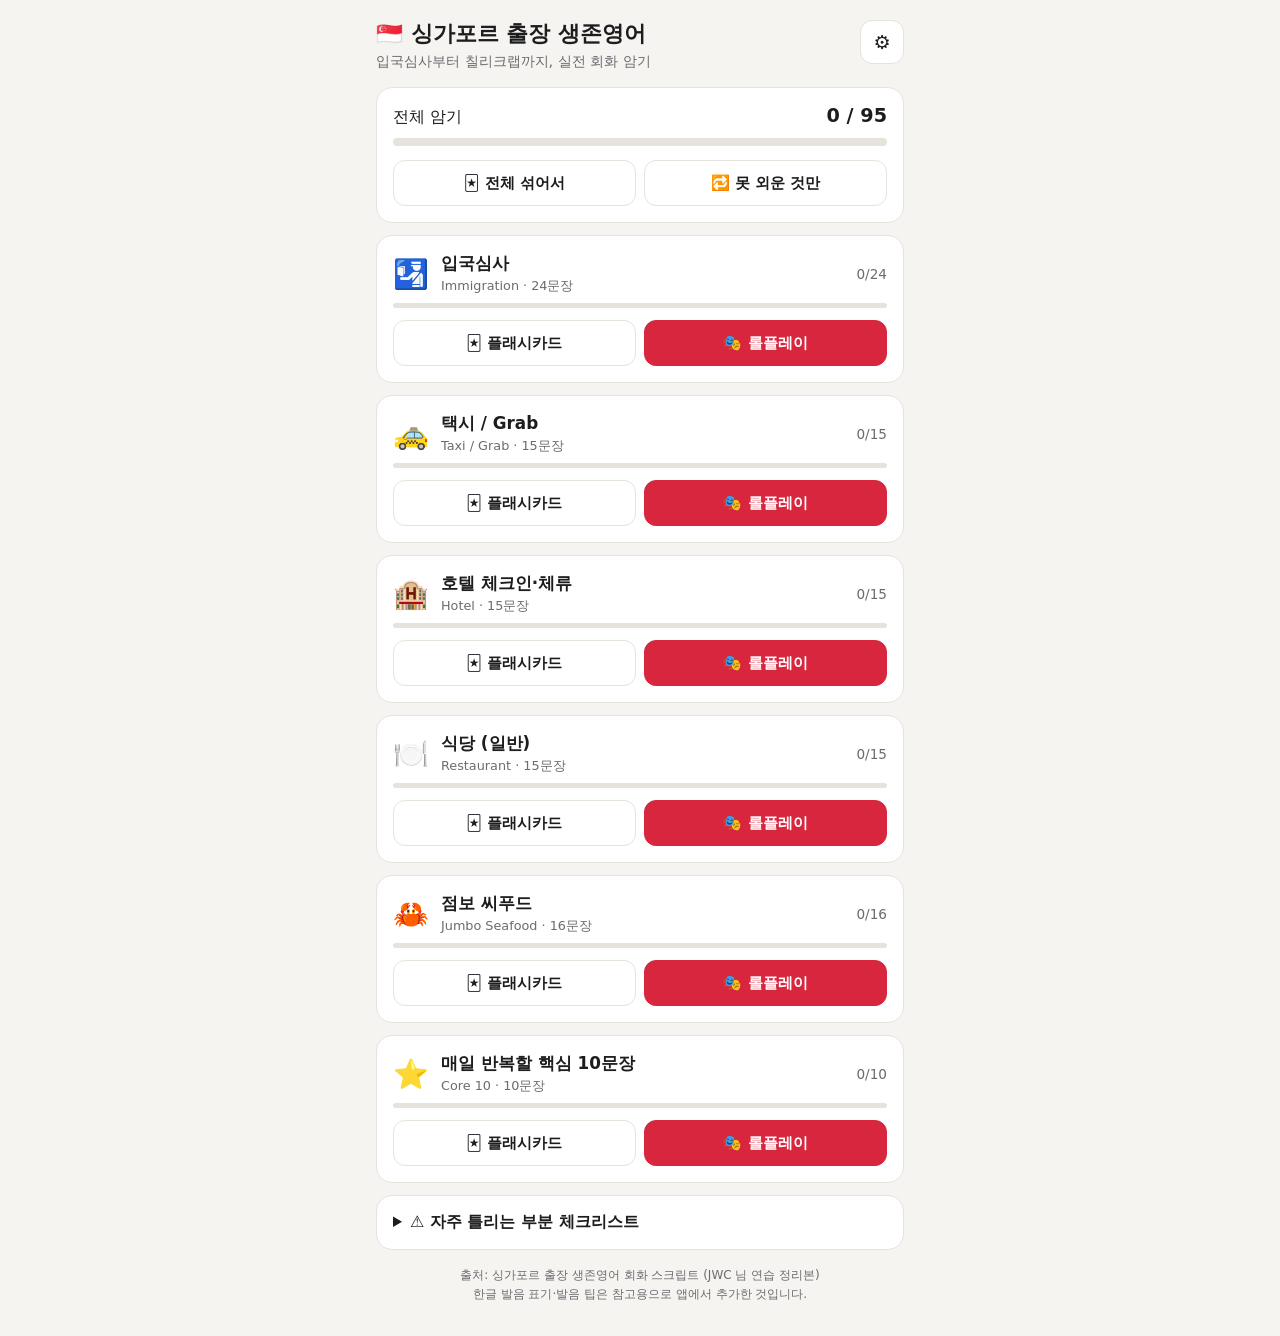
<file: sg-english/index.html>
<!DOCTYPE html>
<html lang="ko">
<head>
  <meta charset="UTF-8">
  <meta name="viewport" content="width=device-width, initial-scale=1.0, viewport-fit=cover">
  <title>싱가포르 출장영어</title>
  <meta name="description" content="싱가포르 출장 생존영어 회화 암기 — 플래시카드와 실전 롤플레이, 원어민 음성·녹음·발음 채점">
  <meta name="theme-color" content="#d7263d">
  <meta name="apple-mobile-web-app-capable" content="yes">
  <meta name="mobile-web-app-capable" content="yes">
  <meta name="apple-mobile-web-app-status-bar-style" content="default">
  <meta name="apple-mobile-web-app-title" content="SG 영어">
  <link rel="manifest" href="manifest.webmanifest">
  <link rel="icon" href="icons/icon.svg" type="image/svg+xml">
  <link rel="apple-touch-icon" href="icons/icon-192.png">
  <link rel="stylesheet" href="css/styles.css">
</head>
<body>
  <main id="app" class="wrap"></main>
  <div id="toast" class="toast" role="status" aria-live="polite"></div>
  <script src="js/data.js"></script>
  <script src="js/speech.js"></script>
  <script src="js/app.js"></script>
</body>
</html>
</file>
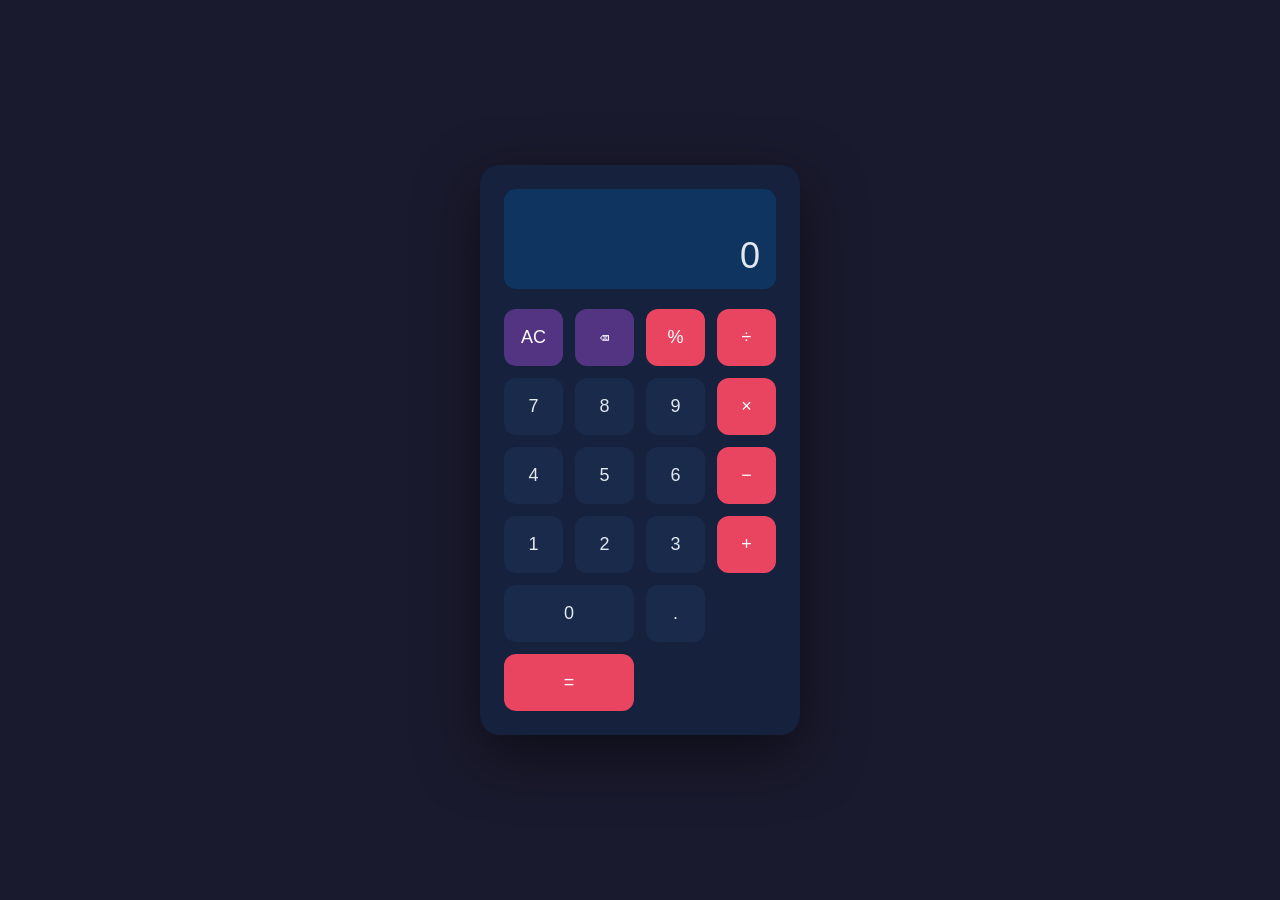
<file: output-style-test/calculator.html>
<!DOCTYPE html>
<html lang="ko">
<head>
  <meta charset="UTF-8">
  <meta name="viewport" content="width=device-width, initial-scale=1.0">
  <title>계산기</title>
  <style>
    * { box-sizing: border-box; margin: 0; padding: 0; }

    body {
      display: flex;
      justify-content: center;
      align-items: center;
      min-height: 100vh;
      background: #1a1a2e;
      font-family: 'Segoe UI', sans-serif;
    }

    .calculator {
      background: #16213e;
      border-radius: 20px;
      padding: 24px;
      box-shadow: 0 20px 60px rgba(0,0,0,0.5);
      width: 320px;
    }

    .display {
      background: #0f3460;
      border-radius: 12px;
      padding: 20px 16px 12px;
      margin-bottom: 20px;
      text-align: right;
    }

    .display .expression {
      color: #a8b2c8;
      font-size: 14px;
      min-height: 20px;
      margin-bottom: 6px;
      overflow: hidden;
      text-overflow: ellipsis;
      white-space: nowrap;
    }

    .display .result {
      color: #e2e8f0;
      font-size: 36px;
      font-weight: 300;
      overflow: hidden;
      text-overflow: ellipsis;
      white-space: nowrap;
    }

    .buttons {
      display: grid;
      grid-template-columns: repeat(4, 1fr);
      gap: 12px;
    }

    button {
      border: none;
      border-radius: 12px;
      font-size: 18px;
      font-weight: 500;
      padding: 18px 0;
      cursor: pointer;
      transition: transform 0.08s, opacity 0.08s;
    }

    button:active { transform: scale(0.93); opacity: 0.85; }

    .btn-number { background: #1a2a4a; color: #e2e8f0; }
    .btn-operator { background: #e94560; color: #fff; }
    .btn-clear { background: #533483; color: #fff; }
    .btn-equals { background: #e94560; color: #fff; grid-column: span 2; }
    .btn-zero { grid-column: span 2; }
  </style>
</head>
<body>
  <div class="calculator">
    <div class="display">
      <div class="expression" id="expression"></div>
      <div class="result" id="result">0</div>
    </div>
    <div class="buttons">
      <button class="btn-clear" onclick="clearAll()">AC</button>
      <button class="btn-clear" onclick="deleteLast()">⌫</button>
      <button class="btn-operator" onclick="appendChar('%')">%</button>
      <button class="btn-operator" onclick="appendChar('/')">÷</button>

      <button class="btn-number" onclick="appendChar('7')">7</button>
      <button class="btn-number" onclick="appendChar('8')">8</button>
      <button class="btn-number" onclick="appendChar('9')">9</button>
      <button class="btn-operator" onclick="appendChar('*')">×</button>

      <button class="btn-number" onclick="appendChar('4')">4</button>
      <button class="btn-number" onclick="appendChar('5')">5</button>
      <button class="btn-number" onclick="appendChar('6')">6</button>
      <button class="btn-operator" onclick="appendChar('-')">−</button>

      <button class="btn-number" onclick="appendChar('1')">1</button>
      <button class="btn-number" onclick="appendChar('2')">2</button>
      <button class="btn-number" onclick="appendChar('3')">3</button>
      <button class="btn-operator" onclick="appendChar('+')">+</button>

      <button class="btn-number btn-zero" onclick="appendChar('0')">0</button>
      <button class="btn-number" onclick="appendChar('.')">.</button>
      <button class="btn-equals" onclick="calculate()">=</button>
    </div>
  </div>

  <script>
    let currentInput = '';
    let lastResult = null;

    function updateDisplay() {
      const resultEl = document.getElementById('result');
      const exprEl = document.getElementById('expression');

      const displayInput = currentInput
        .replace(/\*/g, '×')
        .replace(/\//g, '÷');

      if (currentInput === '') {
        resultEl.textContent = lastResult !== null ? lastResult : '0';
        exprEl.textContent = '';
      } else {
        resultEl.textContent = displayInput;
        exprEl.textContent = lastResult !== null ? lastResult : '';
      }
    }

    function appendChar(char) {
      const operators = ['+', '-', '*', '/'];

      // 결과 직후에 숫자를 입력하면 새 계산 시작
      if (lastResult !== null && !operators.includes(char)) {
        currentInput = '';
        lastResult = null;
      }
      // 결과 직후에 연산자를 입력하면 결과값에 이어서 계산
      if (lastResult !== null && operators.includes(char)) {
        currentInput = String(lastResult);
        lastResult = null;
      }

      // 소수점 중복 방지: 현재 숫자 토큰에 이미 '.'이 있으면 추가 안 함
      if (char === '.') {
        const tokens = currentInput.split(/[\+\-\*\/]/);
        if (tokens[tokens.length - 1].includes('.')) return;
      }

      // 연산자 연속 입력 방지
      if (operators.includes(char) && operators.includes(currentInput.slice(-1))) {
        currentInput = currentInput.slice(0, -1);
      }

      currentInput += char;
      updateDisplay();
    }

    function clearAll() {
      currentInput = '';
      lastResult = null;
      updateDisplay();
    }

    function deleteLast() {
      currentInput = currentInput.slice(0, -1);
      updateDisplay();
    }

    function calculate() {
      if (!currentInput) return;

      if (!/^[0-9+\-*/.%]+$/.test(currentInput)) {
        lastResult = '오류';
        currentInput = '';
        updateDisplay();
        return;
      }

      try {
        const value = eval(currentInput);
        if (!isFinite(value)) {
          lastResult = '오류';
        } else {
          lastResult = parseFloat(value.toFixed(10));
        }
      } catch {
        lastResult = '오류';
      }

      currentInput = '';
      updateDisplay();
    }
    document.addEventListener('keydown', function(e) {
      // TODO(human): e.key 값을 확인하고 알맞은 계산기 함수를 호출하세요
      // 힌트: 숫자/연산자는 appendChar(), 엔터는 calculate(), 백스페이스는 deleteLast(), ESC는 clearAll()
    });
  </script>
</body>
</html>
</file>
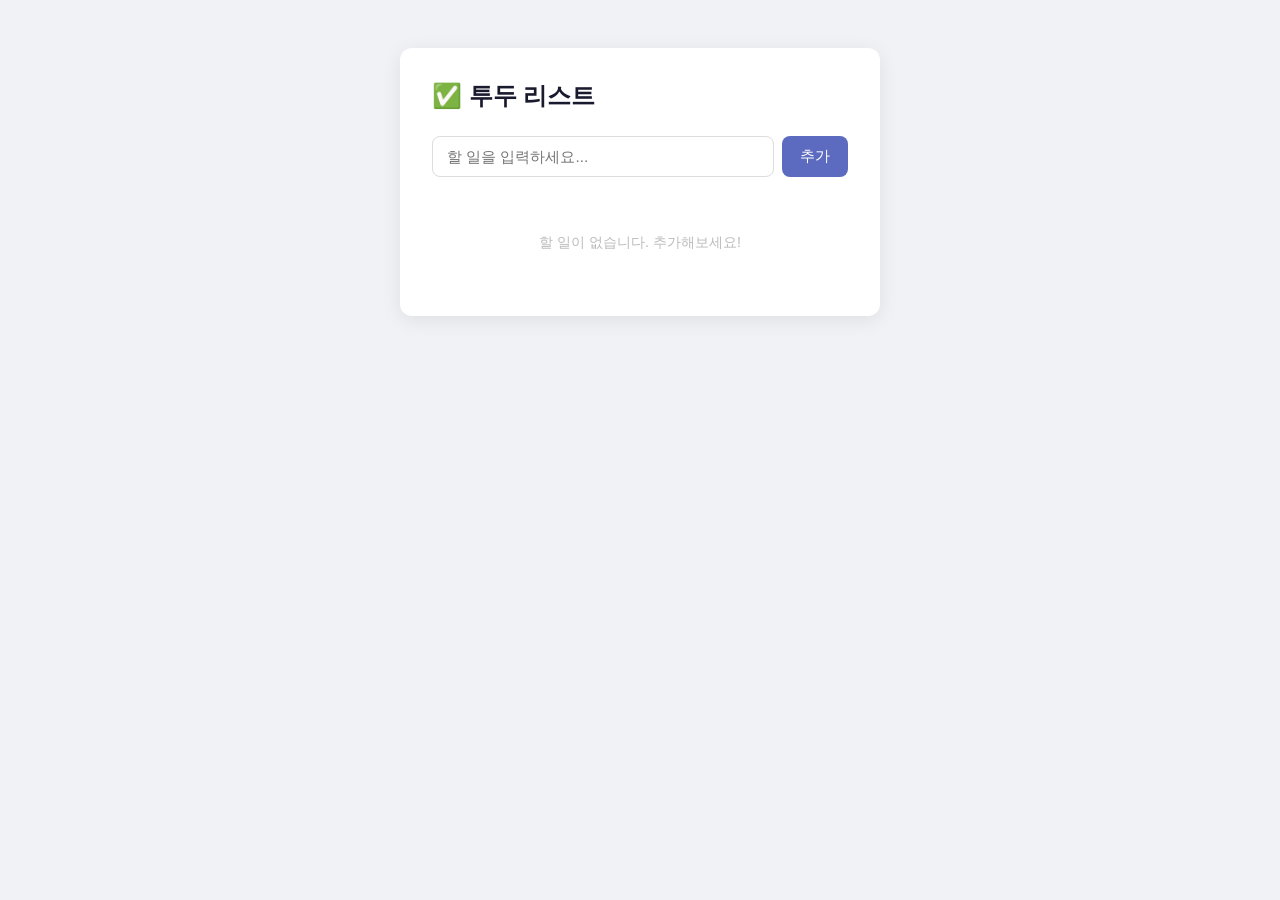
<file: output-style-test/todo.html>
<!DOCTYPE html>
<html lang="ko">
<head>
  <meta charset="UTF-8">
  <meta name="viewport" content="width=device-width, initial-scale=1.0">
  <title>투두 리스트</title>
  <style>
    * { box-sizing: border-box; margin: 0; padding: 0; }

    body {
      font-family: 'Segoe UI', sans-serif;
      background: #f0f2f5;
      display: flex;
      justify-content: center;
      padding: 48px 16px;
      min-height: 100vh;
    }

    .container {
      background: #fff;
      border-radius: 12px;
      box-shadow: 0 4px 20px rgba(0,0,0,0.08);
      padding: 32px;
      width: 100%;
      max-width: 480px;
      height: fit-content;
    }

    h1 {
      font-size: 1.5rem;
      font-weight: 700;
      color: #1a1a2e;
      margin-bottom: 24px;
    }

    .input-row {
      display: flex;
      gap: 8px;
      margin-bottom: 24px;
    }

    .input-row input {
      flex: 1;
      padding: 10px 14px;
      border: 1.5px solid #ddd;
      border-radius: 8px;
      font-size: 0.95rem;
      outline: none;
      transition: border-color 0.2s;
    }

    .input-row input:focus { border-color: #5c6bc0; }

    .input-row button {
      padding: 10px 18px;
      background: #5c6bc0;
      color: #fff;
      border: none;
      border-radius: 8px;
      font-size: 0.95rem;
      cursor: pointer;
      transition: background 0.2s;
    }

    .input-row button:hover { background: #3f51b5; }

    .stats {
      font-size: 0.8rem;
      color: #888;
      margin-bottom: 12px;
    }

    #todo-list { list-style: none; }

    #todo-list li {
      display: flex;
      align-items: center;
      gap: 10px;
      padding: 12px 8px;
      border-bottom: 1px solid #f0f0f0;
      transition: background 0.15s;
    }

    #todo-list li:last-child { border-bottom: none; }
    #todo-list li:hover { background: #fafafa; border-radius: 8px; }

    #todo-list li input[type="checkbox"] {
      width: 17px;
      height: 17px;
      accent-color: #5c6bc0;
      cursor: pointer;
      flex-shrink: 0;
    }

    .todo-text {
      flex: 1;
      font-size: 0.95rem;
      color: #333;
      word-break: break-word;
    }

    .todo-text.done {
      text-decoration: line-through;
      color: #aaa;
    }

    .delete-btn {
      background: none;
      border: none;
      color: #ccc;
      font-size: 1.1rem;
      cursor: pointer;
      padding: 2px 6px;
      border-radius: 4px;
      transition: color 0.15s;
    }

    .delete-btn:hover { color: #e53935; }

    .empty {
      text-align: center;
      color: #bbb;
      font-size: 0.9rem;
      padding: 32px 0;
    }
  </style>
</head>
<body>
  <div class="container">
    <h1>✅ 투두 리스트</h1>

    <div class="input-row">
      <input type="text" id="todo-input" placeholder="할 일을 입력하세요..." />
      <button onclick="addTodo()">추가</button>
    </div>

    <div class="stats" id="stats"></div>
    <ul id="todo-list"></ul>
  </div>

  <script>
    let todos = JSON.parse(localStorage.getItem('todos') || '[]');

    function save() {
      localStorage.setItem('todos', JSON.stringify(todos));
    }

    function render() {
      const list = document.getElementById('todo-list');
      const stats = document.getElementById('stats');
      const done = todos.filter(t => t.done).length;

      stats.textContent = todos.length
        ? `총 ${todos.length}개 · 완료 ${done}개`
        : '';

      if (todos.length === 0) {
        list.innerHTML = '<p class="empty">할 일이 없습니다. 추가해보세요!</p>';
        return;
      }

      list.innerHTML = todos.map((todo, i) => `
        <li>
          <input type="checkbox" ${todo.done ? 'checked' : ''}
            onchange="toggle(${i})" />
          <span class="todo-text ${todo.done ? 'done' : ''}">${escapeHtml(todo.text)}</span>
          <button class="delete-btn" onclick="remove(${i})" title="삭제">✕</button>
        </li>
      `).join('');
    }

    function addTodo() {
      const input = document.getElementById('todo-input');
      const text = input.value.trim();
      if (!text) return;
      todos.push({ text, done: false });
      input.value = '';
      save();
      render();
    }

    function toggle(i) {
      todos[i].done = !todos[i].done;
      save();
      render();
    }

    function remove(i) {
      todos.splice(i, 1);
      save();
      render();
    }

    function escapeHtml(str) {
      return str.replace(/&/g,'&amp;').replace(/</g,'&lt;').replace(/>/g,'&gt;');
    }

    document.getElementById('todo-input').addEventListener('keydown', e => {
      if (e.key === 'Enter') addTodo();
    });

    render();
  </script>
</body>
</html>
</file>
<file: sg-english/css/styles.css>
:root {
  --bg: #f6f4f1;
  --card: #ffffff;
  --text: #1d1d1f;
  --muted: #6b6b70;
  --line: #e6e2dc;
  --accent: #d7263d;
  --accent-soft: #fde8eb;
  --good: #1f8a4c;
  --good-soft: #e3f4ea;
  --ok: #b7791f;
  --ok-soft: #fbf1dc;
  --bad: #c0392b;
  --bad-soft: #fbe6e3;
  --them: #eef1f6;
  --me: #fff3f4;
  --radius: 16px;
}

@media (prefers-color-scheme: dark) {
  :root {
    --bg: #141416;
    --card: #1f1f23;
    --text: #f2f2f4;
    --muted: #a0a0a8;
    --line: #34343a;
    --accent: #ff5a6e;
    --accent-soft: #3a1d23;
    --good: #4cc27e;
    --good-soft: #17301f;
    --ok: #e0a84a;
    --ok-soft: #33291a;
    --bad: #ff6b5b;
    --bad-soft: #3a1f1c;
    --them: #262a33;
    --me: #2e1f23;
  }
}

* { box-sizing: border-box; }

html, body {
  margin: 0;
  background: var(--bg);
  color: var(--text);
  font-family: -apple-system, BlinkMacSystemFont, "Apple SD Gothic Neo", "Noto Sans KR", "Malgun Gothic", system-ui, sans-serif;
  -webkit-text-size-adjust: 100%;
  -webkit-tap-highlight-color: transparent;
}

.wrap {
  max-width: 560px;
  margin: 0 auto;
  padding: calc(12px + env(safe-area-inset-top)) 16px calc(32px + env(safe-area-inset-bottom));
}

h1, h2, p { margin: 0; }
button { font: inherit; color: inherit; }

/* ---------- 헤더 ---------- */
.top { display: flex; align-items: flex-start; justify-content: space-between; gap: 12px; margin: 8px 0 16px; }
.top h1 { font-size: 1.35rem; line-height: 1.3; }
.sub { color: var(--muted); font-size: .9rem; margin-top: 4px; }

.bar-head { display: grid; grid-template-columns: 44px 1fr auto; align-items: center; gap: 8px; margin-bottom: 8px; position: sticky; top: 0; background: var(--bg); padding: 6px 0; z-index: 5; }
.bar-head h1 { font-size: 1.05rem; white-space: nowrap; overflow: hidden; text-overflow: ellipsis; }

.icon-btn { width: 44px; height: 44px; border-radius: 12px; border: 1px solid var(--line); background: var(--card); font-size: 1.2rem; cursor: pointer; }

.count { font-size: .85rem; color: var(--muted); font-variant-numeric: tabular-nums; }

/* ---------- 진행 바 ---------- */
.bar { height: 8px; background: var(--line); border-radius: 99px; overflow: hidden; margin: 10px 0 14px; }
.bar.thin { height: 5px; margin: 8px 0 12px; }
.bar i { display: block; height: 100%; background: var(--accent); border-radius: 99px; transition: width .3s; }

/* ---------- 카드 ---------- */
.card { background: var(--card); border: 1px solid var(--line); border-radius: var(--radius); padding: 16px; margin-bottom: 12px; }
.card.center { text-align: center; display: flex; flex-direction: column; align-items: center; gap: 12px; padding: 24px 16px; }
.overall-row { display: flex; justify-content: space-between; align-items: baseline; }
.overall-row strong { font-size: 1.2rem; }

.scene-head { display: flex; align-items: center; gap: 12px; }
.scene-icon { font-size: 1.8rem; }
.scene-title { flex: 1; min-width: 0; }
.scene-title h2 { font-size: 1.05rem; }
.scene-title span { font-size: .8rem; color: var(--muted); }

.notice { background: var(--ok-soft); color: var(--text); border-radius: 12px; padding: 10px 12px; font-size: .85rem; margin-bottom: 12px; line-height: 1.5; }

details summary { cursor: pointer; font-weight: 600; }
.checklist { padding-left: 20px; margin: 12px 0 0; line-height: 1.6; font-size: .9rem; }
.checklist li { margin-bottom: 8px; }
.checklist span { color: var(--muted); }

.foot { font-size: .75rem; color: var(--muted); text-align: center; line-height: 1.6; margin-top: 16px; }

/* ---------- 버튼 ---------- */
.row { display: flex; flex-wrap: wrap; }
.col { display: flex; flex-direction: column; width: 100%; }
.gap { gap: 8px; }
.row.gap > .btn { flex: 1 1 0; }

.btn {
  min-height: 46px;
  padding: 10px 14px;
  border-radius: 12px;
  border: 1px solid var(--line);
  background: var(--card);
  font-size: .95rem;
  font-weight: 600;
  cursor: pointer;
  touch-action: manipulation;
}
.btn:active { transform: scale(.98); }
.btn:disabled { opacity: .4; }
.btn.primary { background: var(--accent); border-color: var(--accent); color: #fff; }
.btn.good { background: var(--good); border-color: var(--good); color: #fff; }
.btn.bad { background: var(--bad-soft); border-color: transparent; color: var(--bad); }
.btn.ghost { background: transparent; }
.btn.wide { width: 100%; }
.btn.big { min-height: 60px; font-size: 1.1rem; }
.btn.live { background: var(--bad); border-color: var(--bad); color: #fff; animation: pulse 1.2s infinite; }
@keyframes pulse { 50% { opacity: .75; } }

.chip { border: 1px solid var(--line); background: var(--bg); border-radius: 99px; padding: 8px 14px; font-size: .9rem; cursor: pointer; margin-top: 10px; }

/* ---------- 플래시카드 ---------- */
.flashcard { position: relative; min-height: 260px; display: flex; flex-direction: column; gap: 8px; padding: 20px 18px; }
.badge { position: absolute; top: 12px; right: 12px; font-size: .75rem; color: var(--good); background: var(--good-soft); padding: 3px 8px; border-radius: 99px; }
.ctx { font-size: .85rem; color: var(--muted); padding-right: 60px; }
.prompt-en { font-size: 1.35rem; font-weight: 700; line-height: 1.35; margin-top: 6px; }
.prompt-sub { color: var(--muted); }
.prompt-ko { font-size: 1.35rem; font-weight: 700; line-height: 1.4; margin-top: 6px; }
.ask { margin-top: 10px; font-weight: 600; color: var(--accent); }
.hint { color: var(--muted); font-weight: 400; }

.reveal {
  margin-top: auto;
  min-height: 64px;
  border: 2px dashed var(--line);
  border-radius: 12px;
  background: transparent;
  color: var(--muted);
  font-weight: 600;
  cursor: pointer;
}

.answer { border-top: 1px solid var(--line); margin-top: 8px; padding-top: 14px; display: flex; flex-direction: column; gap: 6px; }
.answer-en { font-size: 1.4rem; font-weight: 800; line-height: 1.35; }
.pron { font-size: 1.05rem; color: var(--accent); letter-spacing: .01em; }
.pron b { font-weight: 800; text-decoration: underline; text-underline-offset: 3px; }
.answer-ko { color: var(--muted); }
.note { font-size: .88rem; background: var(--ok-soft); border-radius: 10px; padding: 8px 10px; line-height: 1.5; }

.practice { display: flex; flex-direction: column; gap: 8px; }
.interim { min-height: 1.2em; font-size: .9rem; color: var(--muted); text-align: center; font-style: italic; }
.interim:empty { display: none; }

.judge { margin-bottom: 12px; }
.judge .btn { min-height: 54px; }

.small-opts { justify-content: center; }
.switch { display: inline-flex; align-items: center; gap: 6px; font-size: .9rem; color: var(--muted); }
.switch input { width: 20px; height: 20px; accent-color: var(--accent); }
.switch select, .form select { font: inherit; padding: 8px 10px; border-radius: 10px; border: 1px solid var(--line); background: var(--card); color: var(--text); max-width: 100%; }

/* ---------- 채점 ---------- */
.score { border-radius: 12px; padding: 10px 12px; margin-top: 6px; display: grid; grid-template-columns: auto 1fr; gap: 4px 12px; align-items: center; }
.score.none { display: block; background: var(--bg); color: var(--muted); font-size: .9rem; }
.score.good { background: var(--good-soft); }
.score.ok { background: var(--ok-soft); }
.score.bad { background: var(--bad-soft); }
.score-num { font-size: 1.8rem; font-weight: 800; grid-row: span 2; }
.score.good .score-num { color: var(--good); }
.score.ok .score-num { color: var(--ok); }
.score.bad .score-num { color: var(--bad); }
.score-num small { font-size: .8rem; font-weight: 600; }
.score-words { line-height: 1.6; }
.score-words .hit { color: var(--good); font-weight: 600; }
.score-words .miss { color: var(--bad); font-weight: 700; text-decoration: underline wavy; text-underline-offset: 3px; }
.heard { font-size: .8rem; color: var(--muted); }

/* ---------- 롤플레이 ---------- */
.chat { display: flex; flex-direction: column; gap: 10px; margin-bottom: 12px; }
.bubble { border-radius: 18px; padding: 12px 14px; max-width: 92%; position: relative; line-height: 1.45; }
.bubble .ko { color: var(--muted); font-size: .88rem; }
.bubble.them { background: var(--them); align-self: flex-start; border-bottom-left-radius: 6px; padding-right: 46px; }
.bubble.them p:first-of-type { font-weight: 600; font-size: 1.05rem; }
.who { display: block; font-size: .72rem; color: var(--muted); margin-bottom: 2px; }
.replay { position: absolute; right: 6px; top: 50%; transform: translateY(-50%); width: 36px; height: 36px; border-radius: 50%; border: 0; background: var(--card); cursor: pointer; }
.sub-toggle { border: 0; background: transparent; color: var(--muted); padding: 4px 0; cursor: pointer; font-size: .9rem; }
.bubble.cue { align-self: center; background: transparent; border: 1px dashed var(--line); font-size: .9rem; text-align: center; }
.bubble.cue span { color: var(--muted); }
.bubble.me { background: var(--me); align-self: flex-end; border-bottom-right-radius: 6px; display: flex; flex-direction: column; gap: 4px; }
.bubble.me .answer-en { font-size: 1.15rem; }

.role-bottom { display: flex; flex-direction: column; gap: 8px; position: sticky; bottom: calc(8px + env(safe-area-inset-bottom)); box-shadow: 0 -4px 20px rgba(0,0,0,.06); }
.hint-box { background: var(--ok-soft); border-radius: 10px; padding: 8px 10px; }

.big-emoji { font-size: 3rem; }
.tip { font-size: .85rem; color: var(--muted); line-height: 1.5; text-align: left; }
.avg { font-size: 1.6rem; font-weight: 800; }
.avg.good { color: var(--good); } .avg.ok { color: var(--ok); } .avg.bad { color: var(--bad); }
.weak { width: 100%; text-align: left; display: flex; flex-direction: column; gap: 6px; }
.weak-item { display: flex; justify-content: space-between; gap: 8px; align-items: center; text-align: left; border: 1px solid var(--line); background: var(--bg); border-radius: 10px; padding: 10px 12px; cursor: pointer; }
.weak-item em { font-style: normal; font-weight: 800; }
.weak-item em.good { color: var(--good); } .weak-item em.ok { color: var(--ok); } .weak-item em.bad { color: var(--bad); }

/* ---------- 설정 ---------- */
.form { display: flex; flex-direction: column; gap: 12px; }
.form label { display: flex; flex-direction: column; gap: 6px; font-weight: 600; font-size: .95rem; }
.form label.switch { flex-direction: row; font-weight: 400; }
.form input[type=range] { width: 100%; accent-color: var(--accent); }
.form output { color: var(--accent); }
.small, .form.small { font-size: .85rem; color: var(--muted); line-height: 1.6; }

/* ---------- 토스트 ---------- */
.toast {
  position: fixed; left: 50%; bottom: calc(24px + env(safe-area-inset-bottom));
  transform: translate(-50%, 20px); opacity: 0; pointer-events: none;
  background: var(--text); color: var(--bg); padding: 10px 16px; border-radius: 12px;
  font-size: .9rem; max-width: calc(100% - 32px); transition: all .25s; z-index: 20;
}
.toast.show { opacity: 1; transform: translate(-50%, 0); }
</file>
